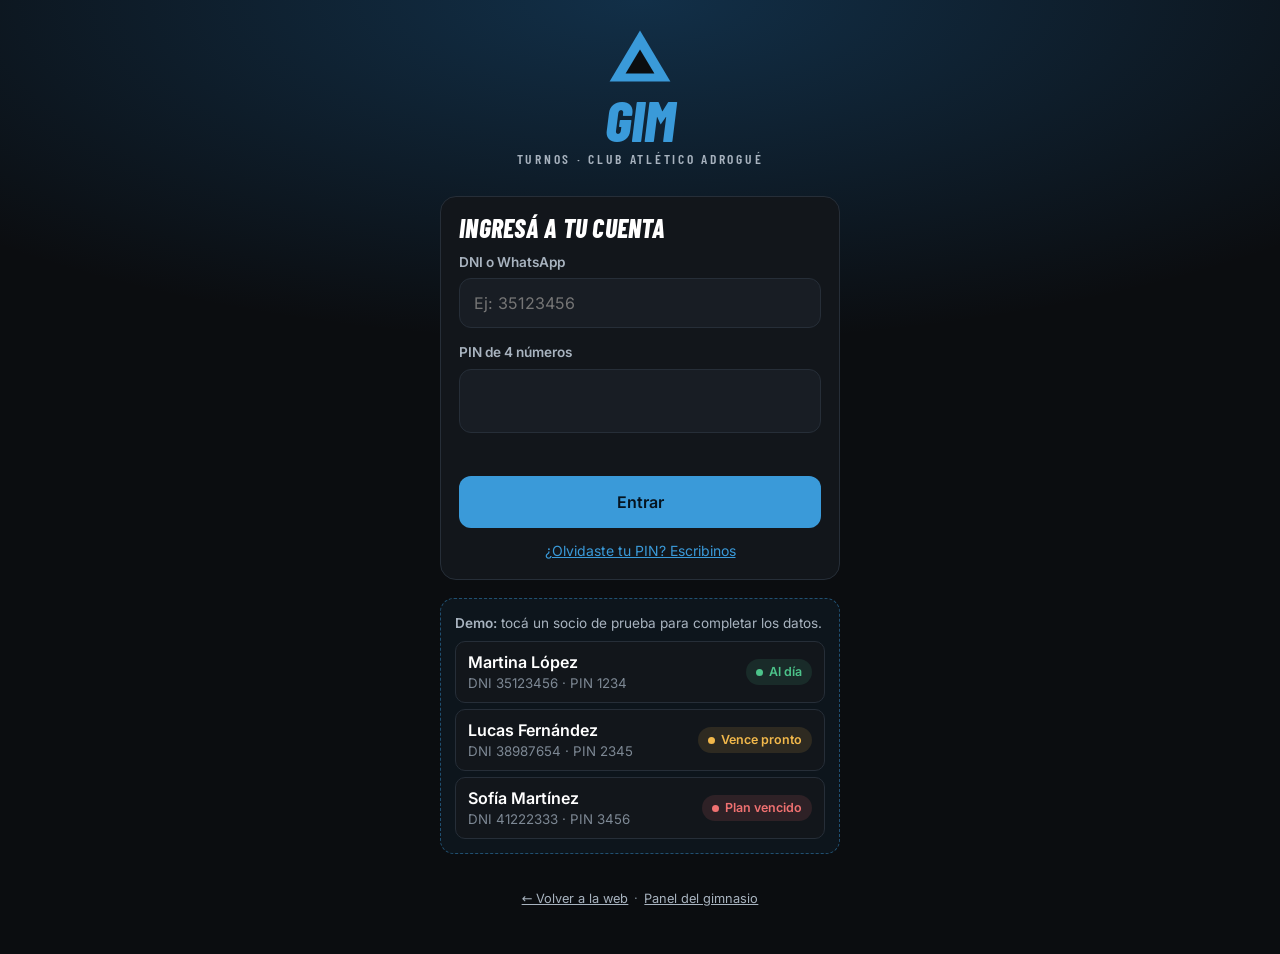
<file: app/index.html>
<!DOCTYPE html>
<html lang="es-AR">
<head>
  <meta charset="UTF-8">
  <meta name="viewport" content="width=device-width, initial-scale=1, viewport-fit=cover">
  <title>Turnos · GIM Adrogué</title>
  <meta name="description" content="Reservá tu turno en GIM – Gimnasio Club Atlético Adrogué: musculación, entrenamiento personalizado, funcional, kinesiología y preparación física.">
  <meta name="theme-color" content="#0b0d10">
  <meta name="robots" content="noindex">
  <meta name="apple-mobile-web-app-capable" content="yes">
  <meta name="mobile-web-app-capable" content="yes">
  <meta name="apple-mobile-web-app-status-bar-style" content="black-translucent">
  <meta name="apple-mobile-web-app-title" content="GIM Adrogué">
  <link rel="manifest" href="manifest.webmanifest">
  <link rel="icon" href="../img/favicon.svg" type="image/svg+xml">
  <link rel="icon" href="../img/favicon-32.png" sizes="32x32" type="image/png">
  <link rel="apple-touch-icon" href="icons/apple-touch-icon.png">
  <link rel="preload" href="../fonts/barlow-condensed-latin-800-italic.woff2" as="font" type="font/woff2" crossorigin>
  <link rel="stylesheet" href="css/app.css">
</head>
<body>
  <a class="skip" href="#main">Saltar al contenido</a>
  <div id="app"><div class="login"><div class="skeleton" style="width:min(90vw,400px);height:320px"></div></div></div>
  <noscript><p style="padding:24px">Para reservar turnos necesitás tener JavaScript activado.</p></noscript>

  <script src="../data.js"></script>
  <script src="vendor/qrcode.min.js"></script>
  <script src="js/api.js"></script>
  <script src="js/api-supabase.js"></script><!-- fase 2: solo actúa si backend = "supabase" -->
  <script src="js/ui.js"></script>
  <script src="js/socio.js"></script>
</body>
</html>
</file>
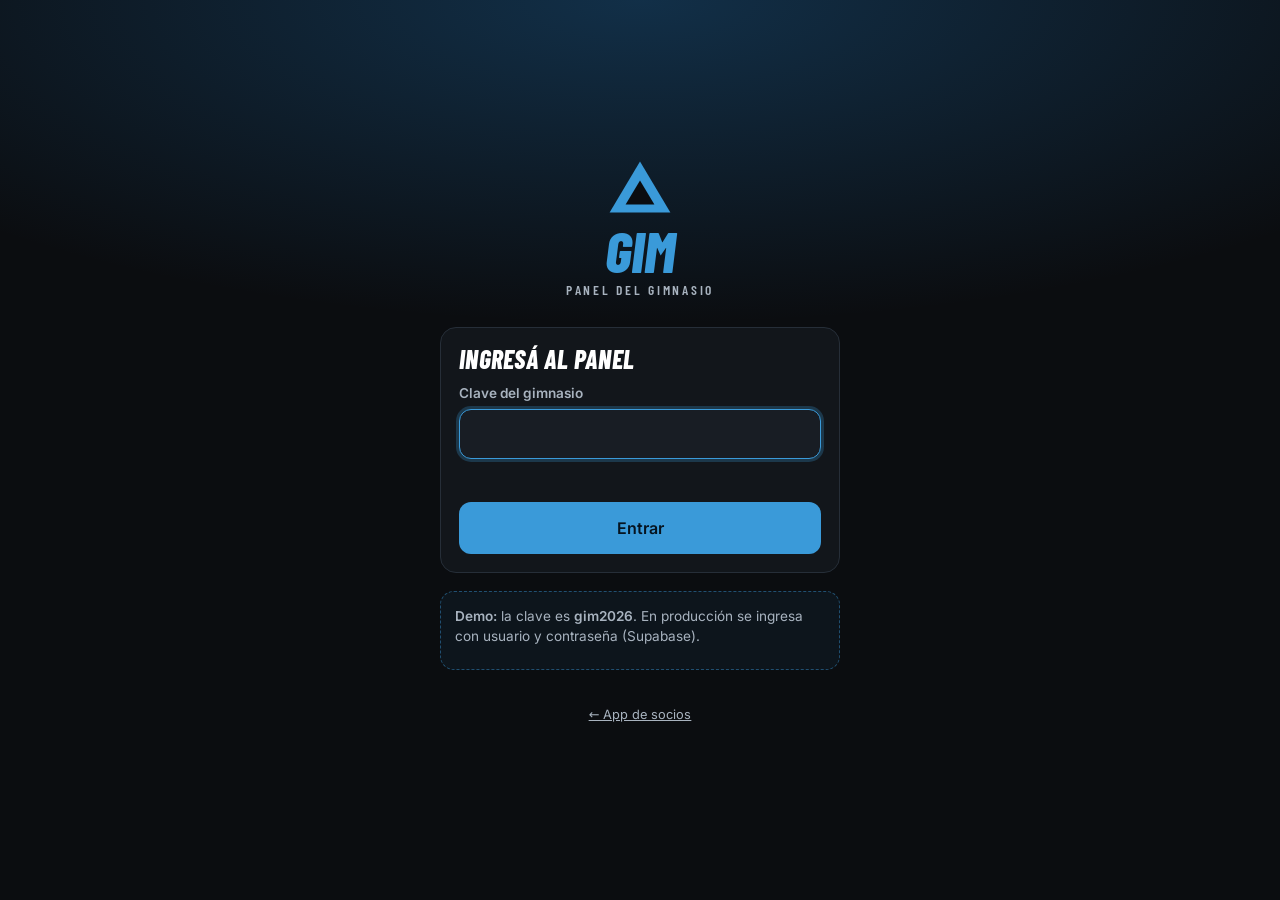
<file: app/admin/index.html>
<!DOCTYPE html>
<html lang="es-AR">
<head>
  <meta charset="UTF-8">
  <meta name="viewport" content="width=device-width, initial-scale=1, viewport-fit=cover">
  <title>Panel GIM Adrogué</title>
  <meta name="robots" content="noindex, nofollow">
  <meta name="theme-color" content="#0b0d10">
  <meta name="apple-mobile-web-app-capable" content="yes">
  <meta name="mobile-web-app-capable" content="yes">
  <meta name="apple-mobile-web-app-status-bar-style" content="black-translucent">
  <meta name="apple-mobile-web-app-title" content="GIM Panel">
  <link rel="manifest" href="manifest.webmanifest">
  <link rel="icon" href="../../img/favicon.svg" type="image/svg+xml">
  <link rel="apple-touch-icon" href="../icons/admin-apple-touch-icon.png">
  <link rel="preload" href="../../fonts/barlow-condensed-latin-800-italic.woff2" as="font" type="font/woff2" crossorigin>
  <link rel="stylesheet" href="../css/app.css">
  <link rel="stylesheet" href="../css/admin.css">
</head>
<body>
  <a class="skip" href="#main">Saltar al contenido</a>
  <div id="app"><div class="login"><div class="skeleton" style="width:min(90vw,400px);height:280px"></div></div></div>
  <noscript><p style="padding:24px">El panel necesita JavaScript activado.</p></noscript>

  <script src="../../data.js"></script>
  <script src="../js/api.js"></script>
  <script src="../js/api-supabase.js"></script><!-- fase 2: solo actúa si backend = "supabase" -->
  <script src="../js/ui.js"></script>
  <script src="../js/admin.js"></script>
</body>
</html>
</file>
<file: app/css/app.css>
/* GIM Adrogué · App de turnos (socios y panel) */
@font-face { font-family: "Barlow Condensed"; font-style: italic; font-weight: 800; font-display: swap; src: url("../../fonts/barlow-condensed-latin-800-italic.woff2") format("woff2"); }
@font-face { font-family: "Barlow Condensed"; font-style: italic; font-weight: 700; font-display: swap; src: url("../../fonts/barlow-condensed-latin-700-italic.woff2") format("woff2"); }
@font-face { font-family: "Barlow Condensed"; font-style: normal; font-weight: 600; font-display: swap; src: url("../../fonts/barlow-condensed-latin-600-normal.woff2") format("woff2"); }
@font-face { font-family: "Inter"; font-style: normal; font-weight: 400; font-display: swap; src: url("../../fonts/inter-latin-400-normal.woff2") format("woff2"); }
@font-face { font-family: "Inter"; font-style: normal; font-weight: 600; font-display: swap; src: url("../../fonts/inter-latin-600-normal.woff2") format("woff2"); }

:root {
  --celeste: #3a9ad9; --celeste-claro: #6db8ea; --azul: #1e6fb0;
  --bg: #0b0d10; --s1: #12161b; --s2: #181d24; --s3: #212833; --line: #262e38;
  --text: #fff; --muted: #a8b3bf; --dim: #7d8894; --on-celeste: #061420;
  --ok: #4cc38a; --warn: #f2b84b; --bad: #f07171;
  --r: 16px; --r-sm: 10px;
  --display: "Barlow Condensed", "Arial Narrow", "Roboto Condensed", system-ui, sans-serif;
  --body: "Inter", system-ui, -apple-system, "Segoe UI", Roboto, sans-serif;
  --top-h: 60px; --nav-h: 68px;
  --safe-b: env(safe-area-inset-bottom, 0px); --safe-t: env(safe-area-inset-top, 0px);
  color-scheme: dark;
}
*, *::before, *::after { box-sizing: border-box; }
html { -webkit-text-size-adjust: 100%; -webkit-tap-highlight-color: transparent; }
body { margin: 0; background: var(--bg); color: var(--text); font: 400 1rem/1.5 var(--body); min-height: 100vh; min-height: 100dvh; overflow-x: hidden; }
img, svg { display: block; }
button, input, select, textarea { font: inherit; color: inherit; }
a { color: var(--celeste); }
h1, h2, h3 { font-family: var(--display); font-style: italic; font-weight: 800; text-transform: uppercase; line-height: 1.05; margin: 0 0 .4em; letter-spacing: .01em; }
h1 { font-size: 2rem; } h2 { font-size: 1.6rem; } h3 { font-size: 1.25rem; }
p { margin: 0 0 .8em; }
ul { margin: 0; padding: 0; list-style: none; }
:focus-visible { outline: 3px solid var(--celeste); outline-offset: 2px; border-radius: 6px; }
.sr-only { position: absolute; width: 1px; height: 1px; overflow: hidden; clip: rect(0 0 0 0); white-space: nowrap; }
.muted { color: var(--muted); } .dim { color: var(--dim); } .small { font-size: .875rem; } .center { text-align: center; }
.i { width: 22px; height: 22px; flex: none; }
.skip { position: absolute; left: 10px; top: -60px; z-index: 200; background: var(--celeste); color: var(--on-celeste); padding: 10px 14px; border-radius: 8px; font-weight: 600; }
.skip:focus { top: 10px; }

/* ---------- Botones ---------- */
.btn { display: inline-flex; align-items: center; justify-content: center; gap: 8px; min-height: 48px; padding: 12px 20px; border-radius: 12px; border: 2px solid transparent; font-weight: 600; text-decoration: none; cursor: pointer; transition: transform .15s, background .2s, border-color .2s, opacity .2s; background: var(--s3); color: var(--text); }
.btn:active { transform: scale(.97); }
.btn[disabled], .btn[aria-disabled="true"] { opacity: .45; cursor: not-allowed; transform: none; }
.btn--primary { background: var(--celeste); color: var(--on-celeste); }
.btn--primary:hover:not([disabled]) { background: #57aee6; }
.btn--ghost { background: transparent; border-color: var(--line); }
.btn--ghost:hover:not([disabled]) { border-color: var(--celeste); color: var(--celeste-claro); }
.btn--danger { background: transparent; border-color: rgba(240,113,113,.5); color: var(--bad); }
.btn--block { width: 100%; }
.btn--xl { min-height: 64px; font-size: 1.15rem; border-radius: 16px; font-family: var(--display); font-style: italic; font-weight: 800; text-transform: uppercase; letter-spacing: .04em; font-size: 1.45rem; }
.btn--sm { min-height: 44px; padding: 8px 14px; font-size: .9rem; border-radius: 10px; }
.btn-row { display: flex; gap: 10px; flex-wrap: wrap; }
.btn-row > .btn { flex: 1 1 140px; }
.link-btn { background: none; border: 0; color: var(--celeste); font-weight: 600; cursor: pointer; min-height: 44px; padding: 0 4px; text-decoration: underline; text-underline-offset: 3px; }
.icon-btn { width: 44px; height: 44px; display: grid; place-items: center; border-radius: 12px; border: 0; background: transparent; cursor: pointer; color: var(--text); }
.icon-btn:hover { background: var(--s2); }

/* ---------- Formularios ---------- */
.field { display: grid; gap: 6px; margin-bottom: 14px; }
.field label, .label { font-size: .85rem; font-weight: 600; color: var(--muted); }
.input, select.input, textarea.input { width: 100%; min-height: 50px; padding: 12px 14px; background: var(--s2); border: 1.5px solid var(--line); border-radius: 12px; font-size: 1rem; }
textarea.input { min-height: 96px; resize: vertical; }
.input:focus { outline: none; border-color: var(--celeste); box-shadow: 0 0 0 3px rgba(58,154,217,.25); }
.input--pin { letter-spacing: .6em; font-size: 1.6rem; text-align: center; font-weight: 600; }
.form-error { color: var(--bad); font-size: .92rem; min-height: 1.4em; margin: 0 0 8px; }
.switch { display: flex; align-items: center; justify-content: space-between; gap: 16px; min-height: 56px; padding: 6px 0; border-bottom: 1px solid var(--line); cursor: pointer; }
.switch input { appearance: none; width: 50px; height: 30px; border-radius: 30px; background: var(--s3); position: relative; cursor: pointer; flex: none; transition: background .2s; border: 1px solid var(--line); }
.switch input::after { content: ""; position: absolute; top: 3px; left: 3px; width: 22px; height: 22px; border-radius: 50%; background: #fff; transition: transform .2s; }
.switch input:checked { background: var(--celeste); }
.switch input:checked::after { transform: translateX(20px); }

/* ---------- Tarjetas y chips ---------- */
.card { background: var(--s1); border: 1px solid var(--line); border-radius: var(--r); padding: 18px; }
.card + .card { margin-top: 12px; }
.card--accent { background: linear-gradient(135deg, #12304a 0%, #0f1a26 60%); border-color: rgba(58,154,217,.35); }
.chip { display: inline-flex; align-items: center; gap: 6px; padding: 4px 10px; border-radius: 999px; font-size: .78rem; font-weight: 600; background: var(--s3); color: var(--muted); white-space: nowrap; }
.chip::before { content: ""; width: 7px; height: 7px; border-radius: 50%; background: currentColor; }
.chip--ok { color: var(--ok); background: rgba(76,195,138,.12); }
.chip--warn { color: var(--warn); background: rgba(242,184,75,.12); }
.chip--bad { color: var(--bad); background: rgba(240,113,113,.12); }
.chip--info { color: var(--celeste-claro); background: rgba(58,154,217,.14); }
.chip--plain::before { display: none; }
.bar { height: 8px; border-radius: 8px; background: var(--s3); overflow: hidden; }
.bar > span { display: block; height: 100%; border-radius: 8px; background: linear-gradient(90deg, var(--azul), var(--celeste)); transition: width .6s ease; }
.bar--warn > span { background: var(--warn); } .bar--bad > span { background: var(--bad); }
.kv { display: flex; justify-content: space-between; gap: 12px; padding: 10px 0; border-bottom: 1px solid var(--line); }
.kv:last-child { border-bottom: 0; }
.kv dt { color: var(--muted); } .kv dd { margin: 0; font-weight: 600; text-align: right; }
.empty { text-align: center; padding: 36px 16px; color: var(--muted); }
.empty svg { width: 56px; height: 56px; margin: 0 auto 12px; color: var(--dim); }
.alert { display: flex; gap: 12px; align-items: flex-start; padding: 14px; border-radius: 12px; background: rgba(240,113,113,.1); border: 1px solid rgba(240,113,113,.35); margin-bottom: 14px; }
.alert--warn { background: rgba(242,184,75,.1); border-color: rgba(242,184,75,.35); }
.alert--info { background: rgba(58,154,217,.1); border-color: rgba(58,154,217,.35); }
.alert p { margin: 0; }

/* ---------- Esqueletos de carga ---------- */
.skeleton { background: linear-gradient(90deg, var(--s1) 25%, var(--s2) 50%, var(--s1) 75%); background-size: 200% 100%; animation: shimmer 1.2s infinite; border-radius: var(--r); min-height: 80px; }
.skeleton + .skeleton { margin-top: 12px; }
@keyframes shimmer { to { background-position: -200% 0; } }

/* ---------- Toast ---------- */
.toasts { position: fixed; left: 50%; bottom: calc(var(--nav-h) + var(--safe-b) + 14px); transform: translateX(-50%); z-index: 300; display: grid; gap: 8px; width: min(92vw, 420px); pointer-events: none; }
.toast { background: #e9eef3; color: #0b0d10; padding: 12px 16px; border-radius: 12px; font-weight: 600; box-shadow: 0 10px 30px rgba(0,0,0,.5); animation: toastIn .3s ease; pointer-events: auto; }
.toast--bad { background: #ffd9d9; } .toast--ok { background: #d4f4e4; }
@keyframes toastIn { from { opacity: 0; transform: translateY(12px); } }

/* ---------- Hoja inferior / modal ---------- */
.sheet { border: 0; padding: 0; background: transparent; width: 100%; max-width: 560px; max-height: 92dvh; margin: auto auto 0; color: var(--text); }
.sheet::backdrop { background: rgba(0,0,0,.65); backdrop-filter: blur(2px); }
.sheet__box { background: var(--s1); border: 1px solid var(--line); border-bottom: 0; border-radius: 22px 22px 0 0; padding: 10px 20px calc(20px + var(--safe-b)); max-height: 92dvh; overflow-y: auto; animation: sheetIn .28s cubic-bezier(.2,.8,.2,1); }
.sheet__grip { width: 44px; height: 5px; border-radius: 4px; background: var(--s3); margin: 0 auto 14px; }
.sheet__head { display: flex; align-items: center; justify-content: space-between; gap: 12px; margin-bottom: 8px; }
.sheet__head h2 { margin: 0; }
@keyframes sheetIn { from { transform: translateY(40px); opacity: 0; } }
@media (min-width: 700px) {
  .sheet { margin: auto; }
  .sheet__box { border-radius: 22px; border-bottom: 1px solid var(--line); padding-bottom: 22px; }
}

/* ---------- Confirmación animada ---------- */
.success { position: fixed; inset: 0; z-index: 250; background: rgba(11,13,16,.96); display: grid; place-items: center; padding: 24px; text-align: center; animation: fadeIn .25s; overflow-y: auto; }
.success__inner { width: min(100%, 420px); }
.success__check { width: 110px; height: 110px; margin: 0 auto 18px; }
.success__check circle { stroke: var(--celeste); stroke-width: 4; fill: rgba(58,154,217,.12); stroke-dasharray: 320; stroke-dashoffset: 320; animation: draw .6s ease forwards; }
.success__check path { stroke: #fff; stroke-width: 6; fill: none; stroke-linecap: round; stroke-linejoin: round; stroke-dasharray: 80; stroke-dashoffset: 80; animation: draw .4s .45s ease forwards; }
.success h2 { font-size: 2.2rem; animation: pop .4s .5s both; }
@keyframes draw { to { stroke-dashoffset: 0; } }
@keyframes pop { from { opacity: 0; transform: scale(.8); } }
@keyframes fadeIn { from { opacity: 0; } }

/* ---------- Logo ---------- */
.logo { display: inline-flex; align-items: center; gap: 8px; text-decoration: none; color: var(--text); }
.logo svg { width: 28px; height: 24px; }
.logo b { font-family: var(--display); font-style: italic; font-weight: 800; font-size: 1.7rem; color: var(--celeste); line-height: 1; }
.logo span { font-family: var(--display); font-weight: 600; font-size: .7rem; letter-spacing: .12em; text-transform: uppercase; color: var(--muted); line-height: 1.1; }

/* =================================================================
   APP DEL SOCIO
   ================================================================= */
.topbar { position: sticky; top: 0; z-index: 40; height: calc(var(--top-h) + var(--safe-t)); padding: var(--safe-t) 12px 0 16px; display: flex; align-items: center; justify-content: space-between; background: rgba(11,13,16,.9); backdrop-filter: blur(12px); -webkit-backdrop-filter: blur(12px); border-bottom: 1px solid var(--line); }
.topbar__actions { display: flex; align-items: center; gap: 4px; }
.install-chip { display: none; align-items: center; gap: 6px; min-height: 36px; padding: 6px 12px; border-radius: 999px; border: 1px solid rgba(58,154,217,.5); background: rgba(58,154,217,.12); color: var(--celeste-claro); font-size: .85rem; font-weight: 600; cursor: pointer; }
.install-chip.is-visible { display: inline-flex; }
.view { padding: 18px 16px calc(var(--nav-h) + var(--safe-b) + 28px); max-width: 640px; margin: 0 auto; animation: viewIn .3s ease; }
@keyframes viewIn { from { opacity: 0; transform: translateY(10px); } }
.view__title { display: flex; align-items: center; gap: 10px; margin-bottom: 16px; }
.view__title h1 { margin: 0; font-size: 1.9rem; }

.bottomnav { position: fixed; z-index: 45; left: 0; right: 0; bottom: 0; height: calc(var(--nav-h) + var(--safe-b)); padding-bottom: var(--safe-b); display: grid; grid-template-columns: repeat(5, 1fr); background: rgba(14,17,21,.96); backdrop-filter: blur(14px); -webkit-backdrop-filter: blur(14px); border-top: 1px solid var(--line); }
.bottomnav a { display: flex; flex-direction: column; align-items: center; justify-content: center; gap: 3px; text-decoration: none; color: var(--dim); font-size: .72rem; font-weight: 600; position: relative; min-height: 44px; }
.bottomnav a svg { width: 24px; height: 24px; transition: transform .2s; }
.bottomnav a[aria-current="page"] { color: var(--celeste); }
.bottomnav a[aria-current="page"] svg { transform: translateY(-2px); }
.bottomnav a[aria-current="page"]::before { content: ""; position: absolute; top: 0; width: 34px; height: 3px; border-radius: 0 0 3px 3px; background: var(--celeste); }
.bottomnav a.nav-cta svg { width: 26px; height: 26px; }
@media (min-width: 700px) { .bottomnav { max-width: 640px; margin: 0 auto 12px; border: 1px solid var(--line); border-radius: 20px; height: var(--nav-h); bottom: var(--safe-b); padding: 0; } }

/* Login */
.login { min-height: 100dvh; display: grid; place-items: center; padding: 28px 18px; background: radial-gradient(120% 60% at 50% 0%, rgba(30,111,176,.35), transparent 60%), var(--bg); }
.login__box { width: min(100%, 400px); }
.login__brand { text-align: center; margin-bottom: 26px; }
.login__brand svg { width: 64px; height: 56px; margin: 0 auto 10px; }
.login__brand b { display: block; font-family: var(--display); font-style: italic; font-weight: 800; font-size: 3.6rem; line-height: .9; color: var(--celeste); }
.login__brand span { font-family: var(--display); font-weight: 600; letter-spacing: .2em; text-transform: uppercase; color: var(--muted); font-size: .85rem; }
.demo-box { margin-top: 18px; padding: 14px; border-radius: 14px; border: 1px dashed rgba(58,154,217,.45); background: rgba(58,154,217,.06); }
.demo-box p { font-size: .85rem; color: var(--muted); margin-bottom: 8px; }
.demo-box button { display: flex; width: 100%; justify-content: space-between; align-items: center; gap: 10px; min-height: 48px; padding: 8px 12px; margin-top: 6px; border-radius: 10px; border: 1px solid var(--line); background: var(--s1); cursor: pointer; text-align: left; }
.demo-box button:hover { border-color: var(--celeste); }
.demo-box small { color: var(--dim); display: block; }

/* Inicio */
.hello { margin-bottom: 18px; }
.hello h1 { font-size: 2.3rem; margin-bottom: 2px; }
.hello p { color: var(--muted); margin: 0; }
.member-card { position: relative; overflow: hidden; }
.member-card::after { content: ""; position: absolute; right: -30px; top: -30px; width: 140px; height: 120px; background: var(--celeste); opacity: .08; clip-path: polygon(50% 0, 100% 100%, 0 100%); }
.member-card__top { display: flex; justify-content: space-between; align-items: flex-start; gap: 10px; margin-bottom: 12px; }
.member-card__plan { font-family: var(--display); font-style: italic; font-weight: 800; font-size: 1.6rem; text-transform: uppercase; line-height: 1; }
.member-card__days { display: flex; align-items: baseline; gap: 6px; margin: 6px 0 10px; }
.member-card__days b { font-family: var(--display); font-style: italic; font-weight: 800; font-size: 2.6rem; line-height: 1; color: var(--celeste); }
.next { display: flex; gap: 14px; align-items: center; }
.datebadge { flex: none; width: 62px; text-align: center; border-radius: 12px; background: var(--s2); border: 1px solid var(--line); padding: 6px 0; }
.datebadge small { display: block; font-size: .7rem; text-transform: uppercase; letter-spacing: .08em; color: var(--celeste); font-weight: 600; }
.datebadge b { display: block; font-family: var(--display); font-style: italic; font-weight: 800; font-size: 1.9rem; line-height: 1; }
.next__info { flex: 1; min-width: 0; }
.next__info strong { display: block; font-size: 1.05rem; }
.section-label { font-family: var(--display); font-weight: 600; text-transform: uppercase; letter-spacing: .14em; color: var(--muted); font-size: .85rem; margin: 22px 0 10px; }
.stats-mini { display: grid; grid-template-columns: 1fr 1fr; gap: 10px; }
.stats-mini .card { margin: 0; padding: 14px; }
.stats-mini b { display: block; font-family: var(--display); font-style: italic; font-weight: 800; font-size: 2rem; line-height: 1; color: var(--celeste); }

/* Reservar */
.steps { display: flex; gap: 6px; margin-bottom: 16px; }
.steps span { flex: 1; height: 4px; border-radius: 4px; background: var(--s3); }
.steps span.is-on { background: var(--celeste); }
.act-list { display: grid; gap: 10px; }
.act { display: flex; gap: 14px; align-items: center; width: 100%; text-align: left; padding: 14px; border-radius: var(--r); border: 1.5px solid var(--line); background: var(--s1); cursor: pointer; transition: border-color .2s, transform .15s; min-height: 76px; }
.act:hover { border-color: rgba(58,154,217,.6); }
.act:active { transform: scale(.99); }
.act[aria-pressed="true"] { border-color: var(--celeste); background: rgba(58,154,217,.08); }
.act__icon { width: 48px; height: 48px; border-radius: 12px; display: grid; place-items: center; flex: none; background: rgba(58,154,217,.12); color: var(--celeste); border: 1px solid rgba(58,154,217,.3); }
.act__icon svg { width: 26px; height: 26px; }
.act strong { display: block; font-size: 1.02rem; }
.act small { color: var(--muted); display: block; }
.days { display: flex; gap: 8px; overflow-x: auto; scroll-snap-type: x proximity; padding: 2px 2px 10px; margin: 0 -16px; padding-left: 16px; padding-right: 16px; scrollbar-width: none; }
.days::-webkit-scrollbar { display: none; }
.day { flex: 0 0 64px; scroll-snap-align: start; min-height: 82px; padding: 8px 4px; border-radius: 14px; border: 1.5px solid var(--line); background: var(--s1); cursor: pointer; display: grid; justify-items: center; align-content: center; gap: 2px; }
.day small { font-size: .7rem; text-transform: uppercase; letter-spacing: .06em; color: var(--muted); font-weight: 600; }
.day b { font-family: var(--display); font-style: italic; font-weight: 800; font-size: 1.7rem; line-height: 1; }
.day i { font-style: normal; font-size: .62rem; color: var(--dim); }
.day[aria-pressed="true"] { background: var(--celeste); border-color: var(--celeste); color: var(--on-celeste); }
.day[aria-pressed="true"] small, .day[aria-pressed="true"] i { color: var(--on-celeste); }
.day:disabled { opacity: .4; cursor: not-allowed; }
.slots { display: grid; gap: 10px; }
.slot { display: grid; grid-template-columns: auto 1fr auto; gap: 4px 14px; align-items: center; width: 100%; text-align: left; padding: 14px; border-radius: var(--r); border: 1.5px solid var(--line); background: var(--s1); cursor: pointer; min-height: 72px; transition: border-color .2s; }
.slot:hover:not(:disabled) { border-color: rgba(58,154,217,.6); }
.slot[aria-pressed="true"] { border-color: var(--celeste); background: rgba(58,154,217,.08); }
.slot:disabled { cursor: not-allowed; opacity: .55; }
.slot__time { font-family: var(--display); font-style: italic; font-weight: 800; font-size: 1.7rem; line-height: 1; }
.slot__time small { display: block; font-family: var(--body); font-style: normal; font-weight: 400; font-size: .75rem; color: var(--dim); margin-top: 3px; }
.slot__info { min-width: 0; }
.slot__info .bar { margin-top: 8px; height: 6px; }
.slot__state { font-size: .8rem; font-weight: 600; text-align: right; }
.slot--full .slot__state { color: var(--warn); }
.slot--few .slot__state { color: var(--warn); }
.slot--ok .slot__state { color: var(--ok); }
.slot--mine .slot__state { color: var(--celeste-claro); }
.profes { display: flex; flex-wrap: wrap; gap: 8px; }
.profe-btn { min-height: 48px; padding: 8px 16px; border-radius: 999px; border: 1.5px solid var(--line); background: var(--s1); cursor: pointer; font-weight: 600; }
.profe-btn[aria-pressed="true"] { background: var(--celeste); color: var(--on-celeste); border-color: var(--celeste); }
.banner-repro { display: flex; align-items: center; justify-content: space-between; gap: 10px; }
.sticky-cta { position: sticky; bottom: calc(var(--nav-h) + var(--safe-b) + 10px); margin-top: 16px; z-index: 5; }
.sticky-cta .btn { box-shadow: 0 12px 30px -8px rgba(0,0,0,.8); }

/* Mis turnos */
.seg { display: grid; grid-template-columns: 1fr 1fr; background: var(--s1); border: 1px solid var(--line); border-radius: 12px; padding: 4px; margin-bottom: 14px; }
.seg button { min-height: 44px; border: 0; border-radius: 9px; background: transparent; font-weight: 600; color: var(--muted); cursor: pointer; }
.seg button[aria-selected="true"] { background: var(--s3); color: var(--text); }
.res { display: grid; gap: 12px; }
.res__top { display: flex; gap: 14px; align-items: center; }
.res__actions { display: grid; grid-template-columns: repeat(6, 1fr); gap: 8px; margin-top: 14px; }
.res__actions .btn { grid-column: span 2; padding-left: 6px; padding-right: 6px; }
.res__actions .res__wide { grid-column: span 3; }
.res__actions .res__full { grid-column: 1 / -1; }
.res__actions a[aria-disabled="true"] { opacity: .45; pointer-events: none; }
.res__note { font-size: .82rem; color: var(--dim); margin: 10px 0 0; }
.res--past { opacity: .8; }

/* Pase */
.pass { text-align: center; }
.pass__qr { background: #fff; border-radius: 20px; padding: 18px; width: min(100%, 300px); margin: 6px auto 14px; box-shadow: 0 0 0 6px rgba(58,154,217,.25); }
.pass__qr svg { width: 100%; height: auto; }
.pass__name { font-family: var(--display); font-style: italic; font-weight: 800; font-size: 1.9rem; text-transform: uppercase; line-height: 1; }
.qr-mini { background: #fff; border-radius: 12px; padding: 10px; width: 150px; margin: 12px auto 0; }

/* Planes */
.plan-opt { display: flex; justify-content: space-between; align-items: center; gap: 12px; }
.plan-opt b { white-space: nowrap; font-family: var(--display); font-style: italic; font-weight: 800; font-size: 1.4rem; color: var(--celeste); }
.plan-opt.is-current { border-color: var(--celeste); }

/* Instalar (iOS) */
.ios-steps { display: grid; gap: 12px; margin: 10px 0 16px; counter-reset: p; }
.ios-steps li { display: flex; gap: 12px; align-items: center; }
.ios-steps li::before { counter-increment: p; content: counter(p); flex: none; width: 30px; height: 30px; border-radius: 50%; display: grid; place-items: center; background: var(--celeste); color: var(--on-celeste); font-weight: 700; }

.footer-note { text-align: center; color: var(--dim); font-size: .8rem; margin-top: 28px; }
.footer-note a { color: var(--muted); }

@media (prefers-reduced-motion: reduce) {
  *, *::before, *::after { animation-duration: .01ms !important; animation-iteration-count: 1 !important; transition: none !important; }
}

/* Áreas táctiles de 44px para enlaces de texto */
.logo { min-height: 44px; }
.link-btn { display: inline-flex; align-items: center; }
.footer-note a, .login .center a, .kv dd a { display: inline-block; padding: 12px 2px; margin: -12px 0; }
.footer-note { line-height: 2.6; }
.sticky-cta .btn[disabled] { opacity: 1; background: var(--s3); color: var(--muted); }
</file>
<file: app/css/admin.css>
/* GIM Adrogué · Panel del gimnasio (se carga después de app.css) */
.admin { min-height: 100dvh; }
.a-top { position: sticky; top: 0; z-index: 40; background: rgba(11,13,16,.94); backdrop-filter: blur(12px); -webkit-backdrop-filter: blur(12px); border-bottom: 1px solid var(--line); padding-top: var(--safe-t); }
.a-top__bar { height: 58px; display: flex; align-items: center; justify-content: space-between; gap: 10px; padding: 0 12px 0 16px; }
.a-top__bar .chip { margin-left: 6px; }
.a-tabs { display: flex; gap: 4px; overflow-x: auto; padding: 0 10px 8px; scrollbar-width: none; }
.a-tabs::-webkit-scrollbar { display: none; }
.a-tabs a { flex: none; display: inline-flex; align-items: center; gap: 8px; min-height: 44px; padding: 8px 14px; border-radius: 10px; text-decoration: none; color: var(--muted); font-weight: 600; font-size: .92rem; }
.a-tabs a svg { width: 20px; height: 20px; }
.a-tabs a[aria-current="page"] { background: rgba(58,154,217,.14); color: var(--celeste-claro); }
.a-main { padding: 18px 16px 60px; max-width: 1200px; margin: 0 auto; animation: viewIn .25s ease; }
.a-head { display: flex; flex-wrap: wrap; align-items: center; justify-content: space-between; gap: 12px; margin-bottom: 16px; }
.a-head h1 { margin: 0; font-size: 2rem; }
.a-head .btn-row > .btn { flex: 0 0 auto; }

@media (min-width: 1000px) {
  .admin { display: grid; grid-template-columns: 250px 1fr; }
  .a-top { position: sticky; top: 0; height: 100dvh; border-bottom: 0; border-right: 1px solid var(--line); display: flex; flex-direction: column; }
  .a-top__bar { height: 76px; padding: 0 18px; }
  .a-tabs { flex-direction: column; overflow: visible; padding: 8px 12px; gap: 4px; flex: 1; }
  .a-tabs a { font-size: 1rem; padding: 10px 14px; }
  .a-side-foot { display: block !important; padding: 16px 18px; border-top: 1px solid var(--line); }
  .a-main { padding: 28px 32px 60px; width: 100%; }
}
.a-side-foot { display: none; }

/* KPIs */
.kpis { display: grid; grid-template-columns: repeat(2, 1fr); gap: 10px; margin-bottom: 16px; }
@media (min-width: 760px) { .kpis { grid-template-columns: repeat(4, 1fr); } }
.kpi { background: var(--s1); border: 1px solid var(--line); border-radius: 14px; padding: 14px 16px; }
.kpi span { color: var(--muted); font-size: .82rem; font-weight: 600; display: block; }
.kpi b { display: block; font-family: var(--display); font-style: italic; font-weight: 800; font-size: 2.1rem; line-height: 1.05; margin-top: 4px; }
.kpi small { color: var(--dim); font-size: .8rem; }
.kpi small.up { color: var(--ok); } .kpi small.down { color: var(--bad); }

/* Agenda */
.datenav { display: flex; align-items: center; gap: 6px; }
.datenav input { min-height: 44px; padding: 8px 10px; border-radius: 10px; border: 1.5px solid var(--line); background: var(--s2); }
.filters { display: flex; gap: 6px; overflow-x: auto; padding-bottom: 6px; margin-bottom: 10px; scrollbar-width: none; }
.filters::-webkit-scrollbar { display: none; }
.fchip { flex: none; min-height: 40px; padding: 6px 14px; border-radius: 999px; border: 1px solid var(--line); background: var(--s1); color: var(--muted); font-weight: 600; font-size: .88rem; cursor: pointer; }
.fchip[aria-pressed="true"] { background: var(--celeste); border-color: var(--celeste); color: var(--on-celeste); }
.agenda-grid { display: grid; gap: 12px; }
@media (min-width: 760px) { .agenda-grid { grid-template-columns: repeat(2, 1fr); } }
@media (min-width: 1300px) { .agenda-grid { grid-template-columns: repeat(3, 1fr); } }
.turno { background: var(--s1); border: 1px solid var(--line); border-radius: 14px; overflow: hidden; }
.turno.is-now { border-color: var(--celeste); box-shadow: 0 0 0 1px var(--celeste); }
.turno.is-past { opacity: .78; }
.turno > summary { list-style: none; cursor: pointer; padding: 14px; display: grid; grid-template-columns: auto 1fr auto; gap: 4px 12px; align-items: center; min-height: 64px; }
.turno > summary::-webkit-details-marker { display: none; }
.turno__time { font-family: var(--display); font-style: italic; font-weight: 800; font-size: 1.6rem; line-height: 1; }
.turno__time small { display: block; font-family: var(--body); font-style: normal; font-weight: 400; font-size: .72rem; color: var(--dim); }
.turno__occ { text-align: right; font-weight: 700; font-size: 1.05rem; }
.turno__occ small { display: block; font-weight: 600; font-size: .72rem; color: var(--muted); }
.turno .bar { grid-column: 1 / -1; height: 6px; margin-top: 6px; }
.turno__body { border-top: 1px solid var(--line); padding: 6px 14px 12px; }
.att { display: flex; align-items: center; justify-content: space-between; gap: 10px; padding: 8px 0; border-bottom: 1px solid var(--line); }
.att:last-child { border-bottom: 0; }
.att__who { min-width: 0; }
.att__who strong { display: block; font-size: .95rem; white-space: nowrap; overflow: hidden; text-overflow: ellipsis; }
.att__btns { display: flex; gap: 6px; flex: none; }
.att__btns button, .att__btns a { width: 44px; height: 44px; border-radius: 10px; border: 1px solid var(--line); background: var(--s2); display: grid; place-items: center; cursor: pointer; color: var(--muted); }
.att__btns button svg, .att__btns a svg { width: 20px; height: 20px; }
.att__btns [aria-pressed="true"].ok { background: rgba(76,195,138,.18); border-color: var(--ok); color: var(--ok); }
.att__btns [aria-pressed="true"].no { background: rgba(240,113,113,.16); border-color: var(--bad); color: var(--bad); }
.att__btns a { color: var(--celeste); }

/* Tablas / listas */
.table-wrap { overflow-x: auto; border: 1px solid var(--line); border-radius: 14px; background: var(--s1); }
table.t { width: 100%; border-collapse: collapse; font-size: .92rem; }
table.t th, table.t td { padding: 11px 12px; text-align: left; border-bottom: 1px solid var(--line); white-space: nowrap; }
table.t th { color: var(--muted); font-weight: 600; font-size: .8rem; text-transform: uppercase; letter-spacing: .06em; background: var(--s2); position: sticky; top: 0; }
table.t tr:last-child td { border-bottom: 0; }
table.t td.num, table.t th.num { text-align: right; font-variant-numeric: tabular-nums; }
.rows { display: grid; gap: 8px; }
.row { display: flex; align-items: center; gap: 12px; padding: 12px 14px; background: var(--s1); border: 1px solid var(--line); border-radius: 12px; width: 100%; text-align: left; cursor: pointer; min-height: 64px; color: inherit; text-decoration: none; }
button.row:hover { border-color: rgba(58,154,217,.5); }
.avatar { width: 42px; height: 42px; border-radius: 50%; display: grid; place-items: center; flex: none; background: linear-gradient(135deg, var(--celeste), var(--azul)); font-family: var(--display); font-style: italic; font-weight: 800; font-size: 1.1rem; color: #fff; }
.row__main { flex: 1; min-width: 0; }
.row__main strong { display: block; white-space: nowrap; overflow: hidden; text-overflow: ellipsis; }
.row__end { text-align: right; flex: none; display: grid; gap: 4px; justify-items: end; }
.searchbox { position: relative; flex: 1 1 260px; }
.searchbox svg { position: absolute; left: 14px; top: 50%; transform: translateY(-50%); width: 20px; color: var(--dim); }
.searchbox .input { padding-left: 44px; }
.cols { display: grid; gap: 16px; }
@media (min-width: 900px) { .cols { grid-template-columns: 1fr 1fr; } .cols--3-2 { grid-template-columns: 3fr 2fr; } }

/* Franjas */
.week { display: grid; gap: 10px; }
@media (min-width: 1100px) { .week { grid-template-columns: repeat(6, 1fr); } }
.week__day { background: var(--s1); border: 1px solid var(--line); border-radius: 14px; padding: 12px; }
.week__day h3 { font-size: 1.15rem; display: flex; justify-content: space-between; align-items: center; }
.week__day.is-blocked { border-style: dashed; opacity: .7; }
.fr { display: flex; align-items: center; justify-content: space-between; gap: 8px; width: 100%; padding: 8px 10px; border-radius: 10px; background: var(--s2); border: 1px solid transparent; margin-top: 6px; cursor: pointer; text-align: left; min-height: 44px; }
.fr:hover { border-color: rgba(58,154,217,.5); }
.fr b { font-variant-numeric: tabular-nums; }
.fr small { color: var(--muted); display: block; font-size: .75rem; }
.dot { width: 9px; height: 9px; border-radius: 50%; display: inline-block; margin-right: 6px; flex: none; }
.form-grid { display: grid; gap: 0 12px; }
@media (min-width: 560px) { .form-grid { grid-template-columns: 1fr 1fr; } }

/* Escáner */
.scanner { position: relative; border-radius: 16px; overflow: hidden; background: #000; aspect-ratio: 1; max-height: 60vh; margin: 0 auto 12px; }
.scanner video { width: 100%; height: 100%; object-fit: cover; }
.scanner::after { content: ""; position: absolute; inset: 18%; border: 3px solid var(--celeste); border-radius: 18px; box-shadow: 0 0 0 9999px rgba(0,0,0,.35); }
.scan-result { padding: 14px; border-radius: 12px; margin-bottom: 12px; display: none; }
.scan-result.ok { display: block; background: rgba(76,195,138,.12); border: 1px solid var(--ok); }
.scan-result.bad { display: block; background: rgba(240,113,113,.12); border: 1px solid var(--bad); }

/* Gráficos */
.chart-card { background: var(--s1); border: 1px solid var(--line); border-radius: 16px; padding: 16px; }
.chart-card h2 { font-size: 1.3rem; margin-bottom: 2px; }
.chart-card > p { color: var(--muted); font-size: .85rem; margin-bottom: 12px; }
.chart { width: 100%; height: auto; overflow: visible; }
.chart text { fill: var(--muted); font: 500 12px var(--body); }
.chart .val { fill: var(--text); font-weight: 600; }
.chart .grid { stroke: var(--line); stroke-width: 1; }
.chart .axis { stroke: #3a434f; stroke-width: 1; }
.chart [data-tip] { cursor: default; transition: opacity .15s, filter .15s; }
.chart [data-tip]:hover, .chart [data-tip]:focus { filter: brightness(1.25); outline: none; }
.chart [data-tip]:focus-visible { stroke: #fff; stroke-width: 2; }
.legend { display: flex; flex-wrap: wrap; gap: 14px; font-size: .85rem; color: var(--muted); margin-bottom: 8px; }
.legend i { display: inline-block; width: 12px; height: 12px; border-radius: 3px; margin-right: 6px; vertical-align: -1px; }
.ramp { display: flex; align-items: center; gap: 8px; font-size: .8rem; color: var(--muted); margin-top: 8px; }
.ramp span { flex: 0 0 140px; height: 10px; border-radius: 5px; }
.tip { position: fixed; z-index: 400; pointer-events: none; background: #eef2f6; color: #0b0d10; padding: 8px 10px; border-radius: 8px; font-size: .82rem; box-shadow: 0 8px 24px rgba(0,0,0,.45); opacity: 0; transition: opacity .1s; max-width: 240px; }
.tip b { display: block; font-size: 1rem; }
.tip.is-on { opacity: 1; }
.chart-card details { margin-top: 10px; }
.chart-card summary { cursor: pointer; color: var(--celeste); font-weight: 600; font-size: .88rem; min-height: 44px; display: inline-flex; align-items: center; }
.charts { display: grid; gap: 16px; }
@media (min-width: 1000px) { .charts { grid-template-columns: 1fr 1fr; } .charts .span2 { grid-column: 1 / -1; } }

/* Config */
.hours-row { display: grid; grid-template-columns: 110px 1fr 1fr auto; gap: 8px; align-items: center; padding: 8px 0; border-bottom: 1px solid var(--line); }
.hours-row:last-child { border-bottom: 0; }
.hours-row .input { min-height: 44px; padding: 8px 10px; }
.hours-row label.cerrado { display: flex; align-items: center; gap: 6px; font-size: .85rem; color: var(--muted); min-height: 44px; }
@media (max-width: 420px) { .hours-row { grid-template-columns: 1fr 1fr; } .hours-row > strong { grid-column: 1 / -1; } }
.hint { font-size: .8rem; color: var(--dim); margin-top: -6px; margin-bottom: 12px; }
.toasts { bottom: 18px; }

/* Ajustes de ancho */
.cols > *, .charts > *, .week > *, .agenda-grid > * { min-width: 0; }
.a-head .btn-row > .btn { flex: 0 1 auto; }
.datenav strong { min-width: 0; }
.fr > span:first-child { min-width: 0; overflow: hidden; text-overflow: ellipsis; }
@media (max-width: 559px) {
  .row--wrap { flex-wrap: wrap; }
  .row--wrap .row__main { flex: 1 1 60%; }
  .row--wrap .row__end { flex: 1 1 100%; justify-content: end; }
}
.turno > summary > span:nth-child(2) { min-width: 0; }
.chart-card { overflow: hidden; }
@media (max-width: 559px) { .row--wrap > .btn { margin-left: auto; } }
.rows > * { min-width: 0; }
</file>
